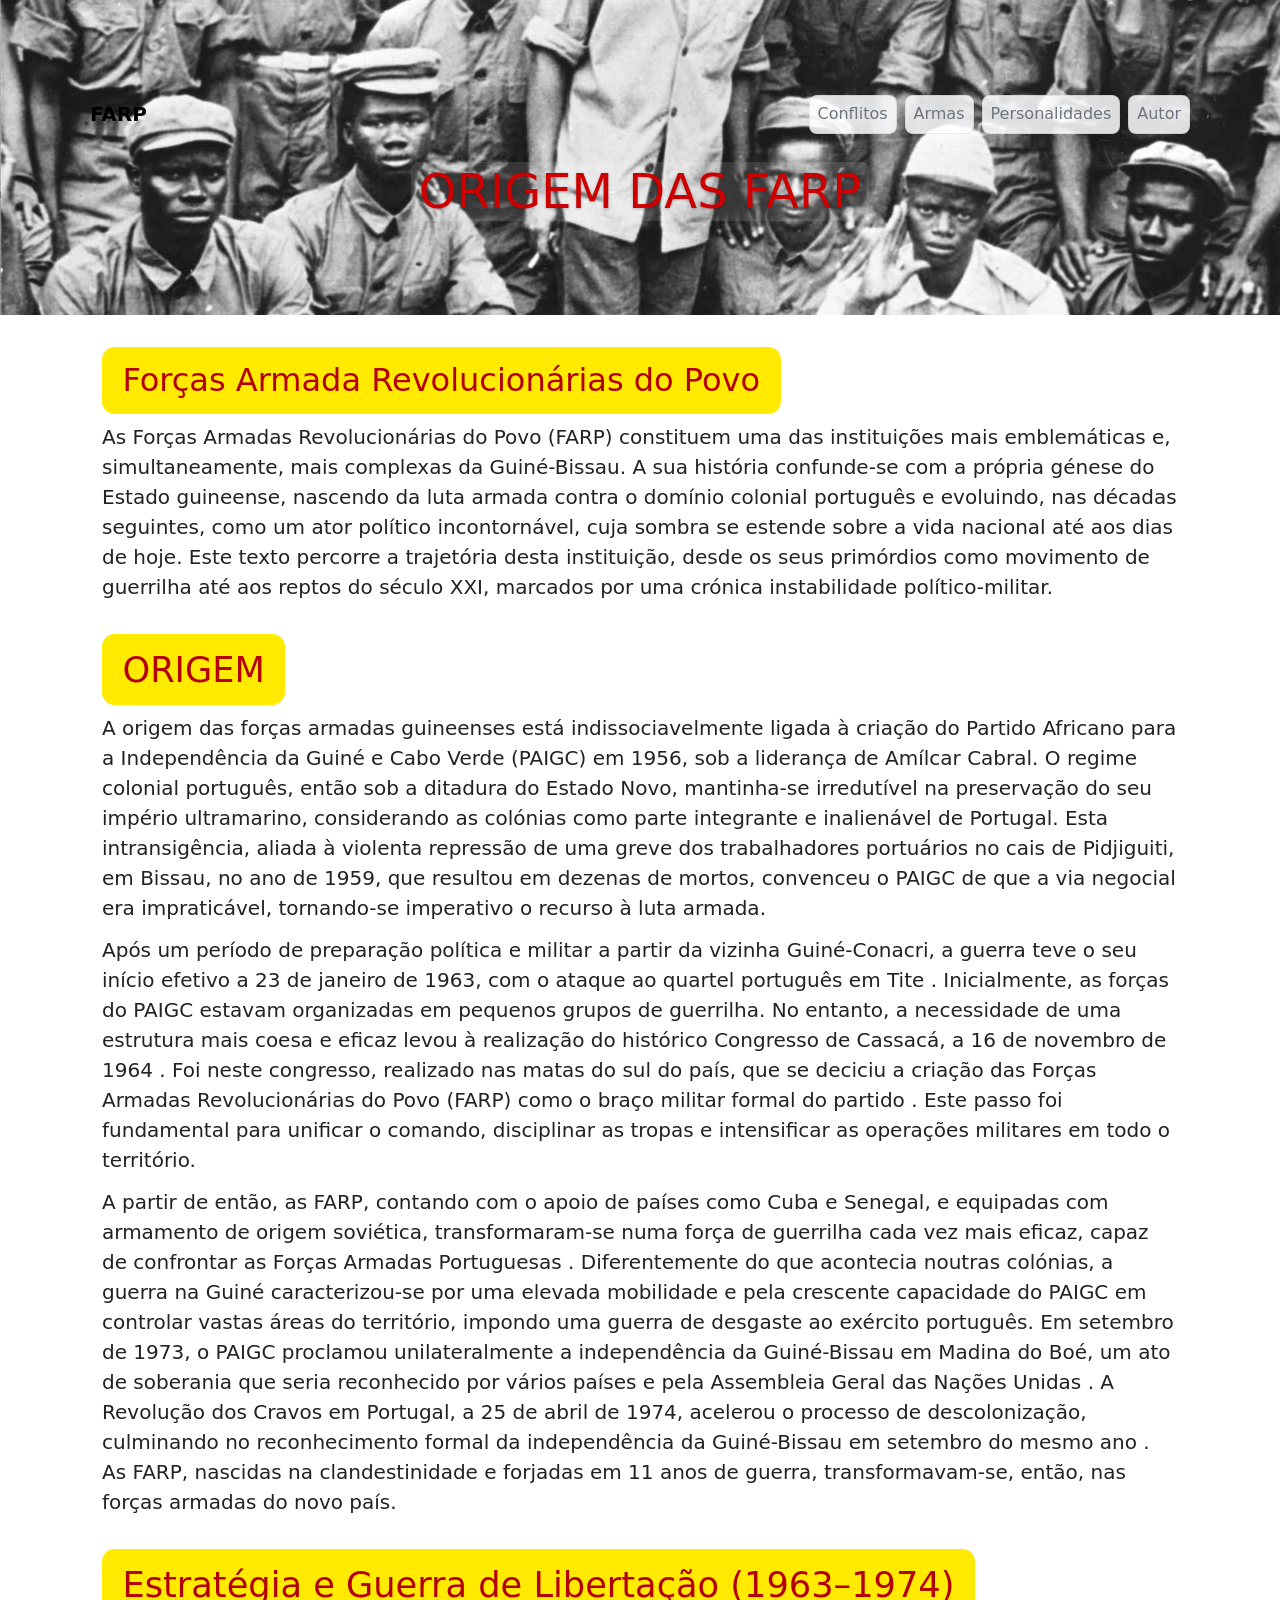
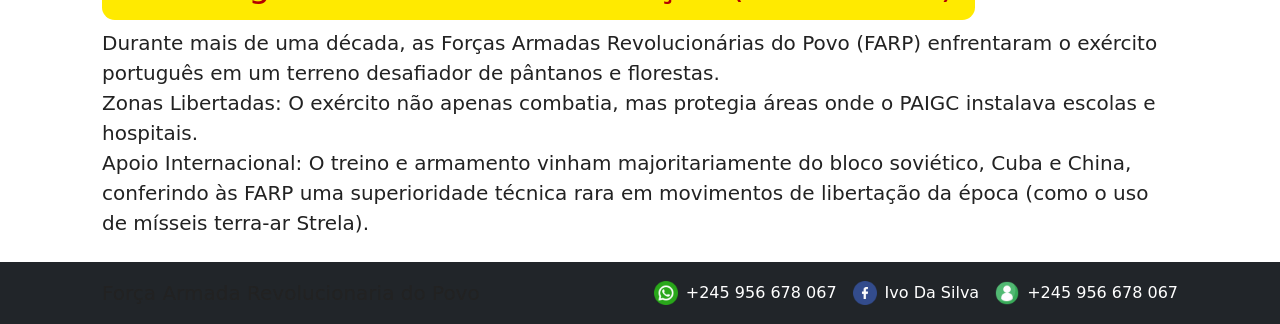
<file: index.html>
<!DOCTYPE html>
<html>
<head>
    <meta charset="utf-8">
    <meta name="viewport" content="width=device-width, initial-scale=1">
    <title>Historia da luta Armada da Guine-Bissau</title>
    <link rel="stylesheet" href="bootstrap-5.3.3-dist/css/bootstrap.min.css">
    <script src="bootstrap-5.3.3-dist/js/bootstrap.bundle.min.js" defer></script>
    <link rel="stylesheet" type="text/css" href="CSS/origem.css">
</head>
<body>
    <header class="cab bg-light py-3">
        <nav class="navbar navbar-expand-lg navbar-light container">
            <a class="navbar-brand fw-bold" href="#">FARP</a>
            <button class="navbar-toggler" type="button" data-bs-toggle="collapse" data-bs-target="#mainNav" aria-controls="mainNav" aria-expanded="false" aria-label="Toggle navigation">
                <span class="navbar-toggler-icon"></span>
            </button>

            <div class="collapse navbar-collapse" id="mainNav">
                <ul class="navbar-nav ms-auto">
                    <li class="nav-item"><a class="nav-link" href="conflito.html">Conflitos</a></li>
                    <li class="nav-item"><a class="nav-link" href="armas.html">Armas</a></li>
                    <li class="nav-item"><a class="nav-link" href="personalidades.html">Personalidades</a></li>
                    <li class="nav-item"><a class="nav-link" href="Autor.html">Autor</a></li>
                </ul>
            </div>
        </nav>

        <div class="container text-center mt-3">
            <h2 class="display-6">ORIGEM DAS FARP</h2>
        </div>
    </header>

    <main class="container my-4">
        <section class="farp mb-4">
            <h1 class="h4">Forças Armada Revolucionárias do Povo</h1>
            <p>As Forças Armadas Revolucionárias do Povo (FARP) constituem uma das instituições mais emblemáticas e, simultaneamente, mais complexas da Guiné-Bissau. A sua história confunde-se com a própria génese do Estado guineense, nascendo da luta armada contra o domínio colonial português e evoluindo, nas décadas seguintes, como um ator político incontornável, cuja sombra se estende sobre a vida nacional até aos dias de hoje. Este texto percorre a trajetória desta instituição, desde os seus primórdios como movimento de guerrilha até aos reptos do século XXI, marcados por uma crónica instabilidade político-militar.</p>
        </section>

        <section class="origem mb-4">
            <h2 class="h5">ORIGEM</h2>
            <p> A origem das forças armadas guineenses está indissociavelmente ligada à criação do Partido Africano para a Independência da Guiné e Cabo Verde (PAIGC) em 1956, sob a liderança de Amílcar Cabral. O regime colonial português, então sob a ditadura do Estado Novo, mantinha-se irredutível na preservação do seu império ultramarino, considerando as colónias como parte integrante e inalienável de Portugal. Esta intransigência, aliada à violenta repressão de uma greve dos trabalhadores portuários no cais de Pidjiguiti, em Bissau, no ano de 1959, que resultou em dezenas de mortos, convenceu o PAIGC de que a via negocial era impraticável, tornando-se imperativo o recurso à luta armada.</p>

             <p>Após um período de preparação política e militar a partir da vizinha Guiné-Conacri, a guerra teve o seu início efetivo a 23 de janeiro de 1963, com o ataque ao quartel português em Tite . Inicialmente, as forças do PAIGC estavam organizadas em pequenos grupos de guerrilha. No entanto, a necessidade de uma estrutura mais coesa e eficaz levou à realização do histórico Congresso de Cassacá, a 16 de novembro de 1964 . Foi neste congresso, realizado nas matas do sul do país, que se deciciu a criação das Forças Armadas Revolucionárias do Povo (FARP) como o braço militar formal do partido . Este passo foi fundamental para unificar o comando, disciplinar as tropas e intensificar as operações militares em todo o território.</p>

             <p>A partir de então, as FARP, contando com o apoio de países como Cuba e Senegal, e equipadas com armamento de origem soviética, transformaram-se numa força de guerrilha cada vez mais eficaz, capaz de confrontar as Forças Armadas Portuguesas . Diferentemente do que acontecia noutras colónias, a guerra na Guiné caracterizou-se por uma elevada mobilidade e pela crescente capacidade do PAIGC em controlar vastas áreas do território, impondo uma guerra de desgaste ao exército português. Em setembro de 1973, o PAIGC proclamou unilateralmente a independência da Guiné-Bissau em Madina do Boé, um ato de soberania que seria reconhecido por vários países e pela Assembleia Geral das Nações Unidas . A Revolução dos Cravos em Portugal, a 25 de abril de 1974, acelerou o processo de descolonização, culminando no reconhecimento formal da independência da Guiné-Bissau em setembro do mesmo ano . As FARP, nascidas na clandestinidade e forjadas em 11 anos de guerra, transformavam-se, então, nas forças armadas do novo país.</p>
        </section>

        <section class="egl mb-4">
            <h3 class="h6">Estratégia e Guerra de Libertação (1963–1974)</h3>
            <p> Durante mais de uma década, as Forças Armadas Revolucionárias do Povo (FARP) enfrentaram o exército português em um terreno desafiador de pântanos e florestas. <br>
            Zonas Libertadas: O exército não apenas combatia, mas protegia áreas onde o PAIGC instalava escolas e hospitais. <br>
            Apoio Internacional: O treino e armamento vinham majoritariamente do bloco soviético, Cuba e China, conferindo às FARP uma superioridade técnica rara em movimentos de libertação da época (como o uso de mísseis terra-ar Strela).</p>
        </section>
    </main>

    <footer class="bg-dark text-white py-3">
        <div class="container d-flex flex-column flex-md-row justify-content-between align-items-center gap-3">
            <p class="mb-0">Força Armada Revolucionaria do Povo</p>
            <div class="d-flex gap-3 align-items-center " >
                <a href="tel:+245956678067" class="text-white text-decoration-none d-flex align-items-center gap-2">
                    <img src="IMG/whatsapp.png" class="img-fluid" width="24" alt="whatsapp"> <span class="d-none d-sm-inline">+245 956 678 067</span>
                </a>
                <a href="#" class="text-white text-decoration-none d-flex align-items-center gap-2">
                    <img src="IMG/facebook.png" class="img-fluid" width="24" alt="facebook"> <span class="d-none d-sm-inline">Ivo Da Silva</span>
                </a>
                <a href="#" class="text-white text-decoration-none d-flex align-items-center gap-2">
                    <img src="IMG/contato.png" class="img-fluid" width="24" alt="contato"> <span class="d-none d-sm-inline">+245 956 678 067</span>
                </a>
            </div>
        </div>
    </footer>
</body>
</html>
</file>
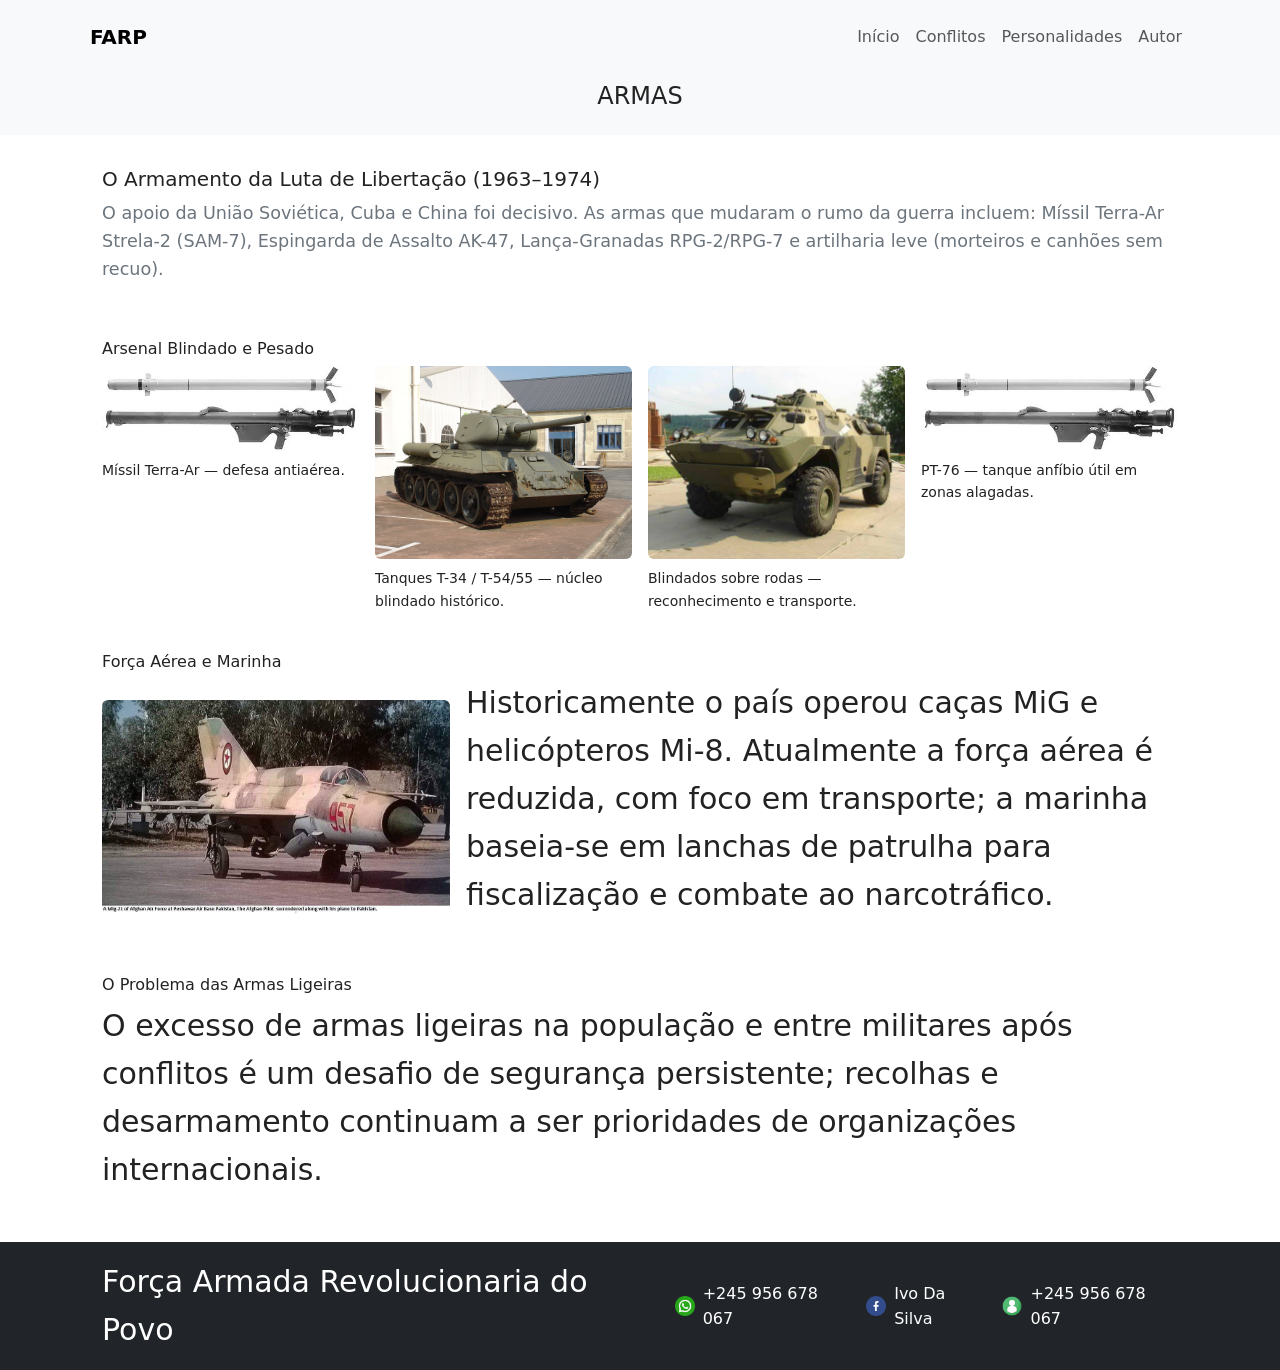
<file: armas.html>
<!DOCTYPE html>
<html>
<head>
    <meta charset="utf-8">
    <meta name="viewport" content="width=device-width, initial-scale=1">
    <title>História da luta da Arma</title>
    <link rel="stylesheet" href="bootstrap-5.3.3-dist/css/bootstrap.min.css">
    <script src="bootstrap-5.3.3-dist/js/bootstrap.bundle.min.js" defer></script>
    <link rel="stylesheet" type="text/css" href="CSS/Armas.css">
</head>
<body>
    <header class="bg-light py-2">
        <nav class="navbar navbar-expand-lg navbar-light container">
            <a class="navbar-brand fw-bold" href="index.html">FARP</a>
            <button class="navbar-toggler" type="button" data-bs-toggle="collapse" data-bs-target="#navArmas" aria-controls="navArmas" aria-expanded="false" aria-label="Toggle navigation">
                <span class="navbar-toggler-icon"></span>
            </button>

            <div class="collapse navbar-collapse" id="navArmas">
                <ul class="navbar-nav ms-auto">
                    <li class="nav-item"><a class="nav-link" href="index.html">Início</a></li>
                    <li class="nav-item"><a class="nav-link" href="conflito.html">Conflitos</a></li>
                    <li class="nav-item"><a class="nav-link" href="personalidades.html">Personalidades</a></li>
                    <li class="nav-item"><a class="nav-link" href="Autor.html">Autor</a></li>
                </ul>
            </div>
        </nav>

        <div class="container text-center py-3">
            <h2 class="h4 mb-0">ARMAS</h2>
        </div>
    </header>

    <main class="container my-4">
        <section class="mb-4">
            <h1 class="h5">O Armamento da Luta de Libertação (1963–1974)</h1>
            <p class="lead">O apoio da União Soviética, Cuba e China foi decisivo. As armas que mudaram o rumo da guerra incluem: Míssil Terra-Ar Strela-2 (SAM-7), Espingarda de Assalto AK-47, Lança-Granadas RPG-2/RPG-7 e artilharia leve (morteiros e canhões sem recuo).</p>
        </section>

        <section class="mb-4">
            <h2 class="h6">Arsenal Blindado e Pesado</h2>
            <div class="row g-3">
                <figure class="col-12 col-sm-6 col-lg-3">
                    <img src="IMG/arm.jpg" class="img-fluid rounded" alt="Míssil Terra-Ar">
                    <figcaption class="mt-2 small">Míssil Terra-Ar — defesa antiaérea.</figcaption>
                </figure>

                <figure class="col-12 col-sm-6 col-lg-3">
                    <img src="IMG/T-34.jpg" class="img-fluid rounded" alt="Tanque T-34">
                    <figcaption class="mt-2 small">Tanques T-34 / T-54/55 — núcleo blindado histórico.</figcaption>
                </figure>

                <figure class="col-12 col-sm-6 col-lg-3">
                    <img src="IMG/t 12.jpg" class="img-fluid rounded" alt="Blindado">
                    <figcaption class="mt-2 small">Blindados sobre rodas — reconhecimento e transporte.</figcaption>
                </figure>

                <figure class="col-12 col-sm-6 col-lg-3">
                    <img src="IMG/arm.jpg" class="img-fluid rounded" alt="Veículo PT-76">
                    <figcaption class="mt-2 small">PT-76 — tanque anfíbio útil em zonas alagadas.</figcaption>
                </figure>
            </div>
        </section>

        <section class="mb-4">
            <h3 class="h6">Força Aérea e Marinha</h3>
            <div class="row align-items-center g-3">
                <div class="col-12 col-md-4">
                    <img src="IMG/mig23.jpg" class="img-fluid rounded" alt="Aeronave MiG">
                </div>
                <div class="col-12 col-md-8">
                    <p>Historicamente o país operou caças MiG e helicópteros Mi-8. Atualmente a força aérea é reduzida, com foco em transporte; a marinha baseia-se em lanchas de patrulha para fiscalização e combate ao narcotráfico.</p>
                </div>
            </div>
        </section>

        <section class="mb-4">
            <h3 class="h6">O Problema das Armas Ligeiras</h3>
            <p>O excesso de armas ligeiras na população e entre militares após conflitos é um desafio de segurança persistente; recolhas e desarmamento continuam a ser prioridades de organizações internacionais.</p>
        </section>
    </main>

    <footer class="bg-dark text-white py-3">
        <div class="container d-flex flex-column flex-md-row justify-content-between align-items-center gap-3">
            <p class="mb-0">Força Armada Revolucionaria do Povo</p>
            <div class="d-flex gap-3 align-items-center">
                <a href="tel:+245956678067" class="text-white text-decoration-none d-flex align-items-center gap-2">
                    <img src="IMG/whatsapp.png" class="img-fluid" width="20" alt="whatsapp"> <span class="d-none d-sm-inline">+245 956 678 067</span>
                </a>
                <a href="#" class="text-white text-decoration-none d-flex align-items-center gap-2">
                    <img src="IMG/facebook.png" class="img-fluid" width="20" alt="facebook"> <span class="d-none d-sm-inline">Ivo Da Silva</span>
                </a>
                <a href="#" class="text-white text-decoration-none d-flex align-items-center gap-2">
                    <img src="IMG/contato.png" class="img-fluid" width="20" alt="contato"> <span class="d-none d-sm-inline">+245 956 678 067</span>
                </a>
            </div>
        </div>
    </footer>
</body>
</html>
</file>
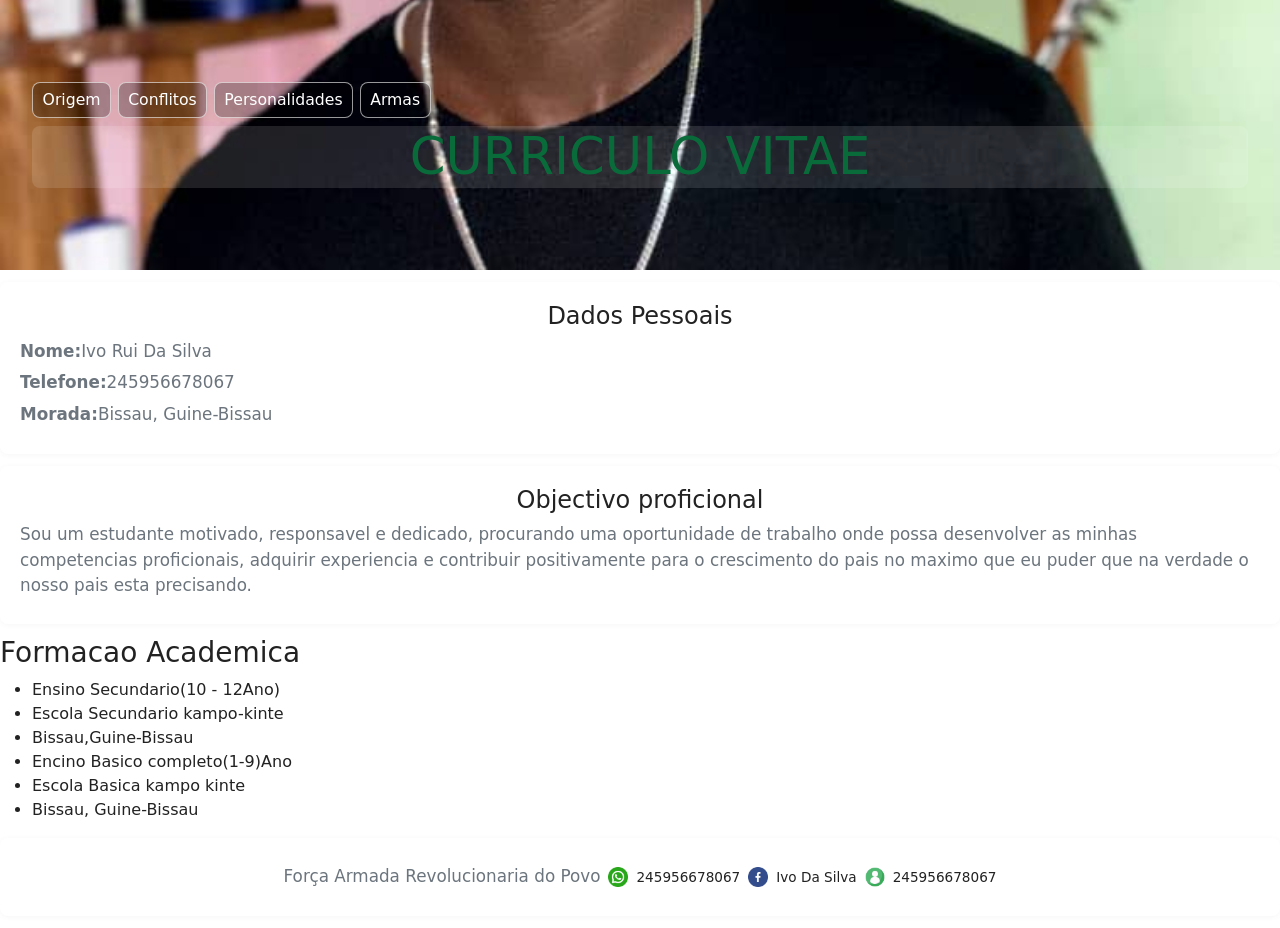
<file: Autor.html>
<!DOCTYPE html>
<html>
<head>
	<meta charset="utf-8">
	<meta name="viewport" content="width=device-width, initial-scale=1">
	<title>O meu curriculo vitae</title>
	<link rel="stylesheet" href="bootstrap-5.3.3-dist/css/bootstrap.min.css">
	<script src="bootstrap-5.3.3-dist/js/bootstrap.bundle.min.js"></script>
	<link rel="stylesheet" type="text/css" href="CSS/Autor.css">
</head>
<body>
<header class="hd">
		<nav> 
			<ul>
				<li><a href="index.html">Origem</a></li>
				<li><a href="conflito.html">Conflitos</a></li>
				<li><a href="personalidades.html">Personalidades</a></li>
				<li><a href="Armas.html">Armas</a></li>
			</ul>
		</nav>
		<h1>CURRICULO VITAE</h1>
	</header>
<section class="apl">
	<h2>Dados Pessoais</h2>
	<p><strong>Nome:</strong>Ivo Rui Da Silva</p>
	<p><strong>Telefone:</strong>245956678067</p>
	<p><strong>Morada:</strong>Bissau, Guine-Bissau</p>
</section>

<section class="plo">
	<h2>Objectivo proficional</h2>
	<p>Sou um estudante motivado, responsavel e dedicado, procurando uma oportunidade de 
	trabalho onde possa desenvolver as minhas <br> competencias proficionais, adquirir experiencia e
contribuir positivamente para o crescimento do pais no maximo que eu puder que na verdade o nosso pais esta precisando.</p>
	
</section>
<section>
	<h3>Formacao Academica</h3>
	<ul>
		<li>Ensino Secundario(10 - 12Ano)</li>
		<li>Escola Secundario kampo-kinte</li>
		<li>Bissau,Guine-Bissau</li>


		<li>Encino Basico completo(1-9)Ano</li>
		<li>Escola Basica kampo kinte</li>
		<li>Bissau, Guine-Bissau</li>
			
	</ul>
</section>
<section class="ni">
	<footer>
		<p>Força Armada Revolucionaria do Povo</p> 
		<a href=""><img src="IMG/whatsapp.png" width="20px" height="20px">245956678067</a>
		<a href=""><img src="IMG/facebook.png" width="20px" height="20px">Ivo Da Silva</a>
		<a href=""><img src="IMG/contato.png" width="20px" height="20px">245956678067</a>
	</footer>
</section>
</body>
</html>
</file>
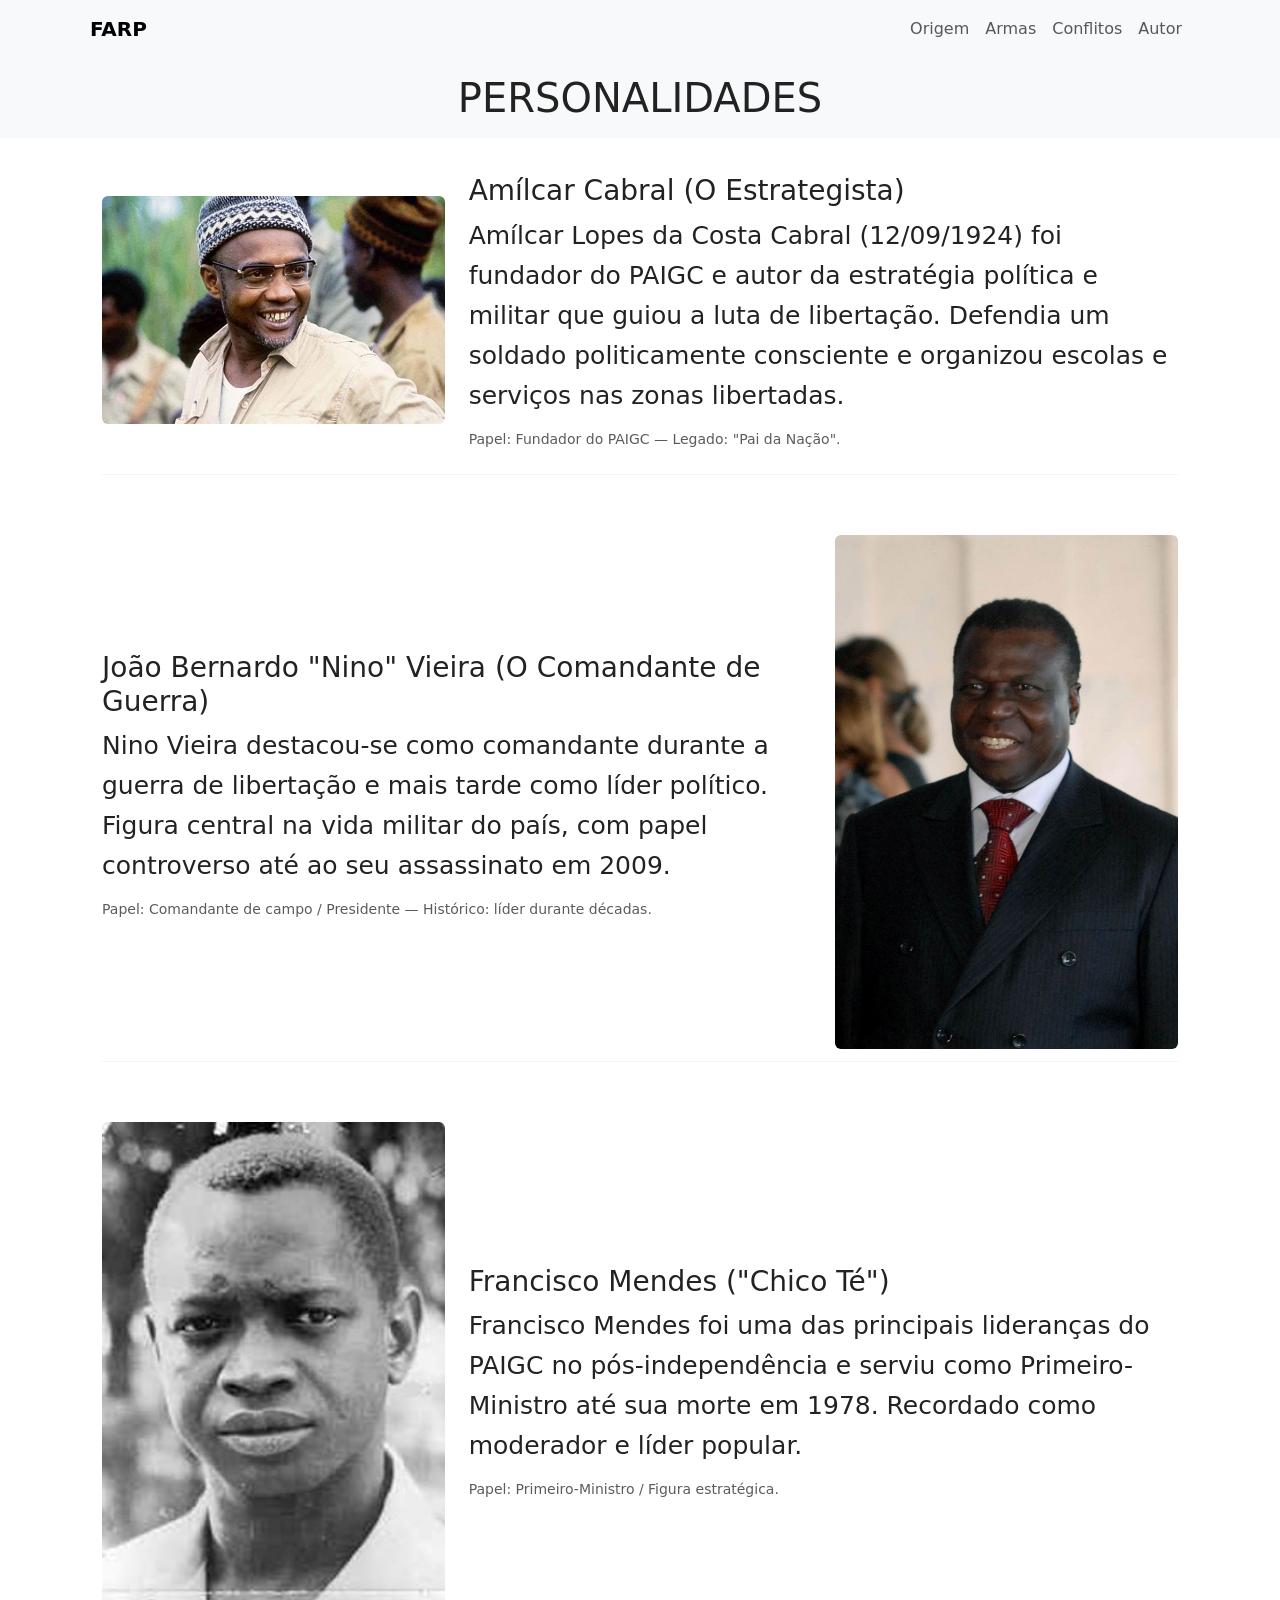
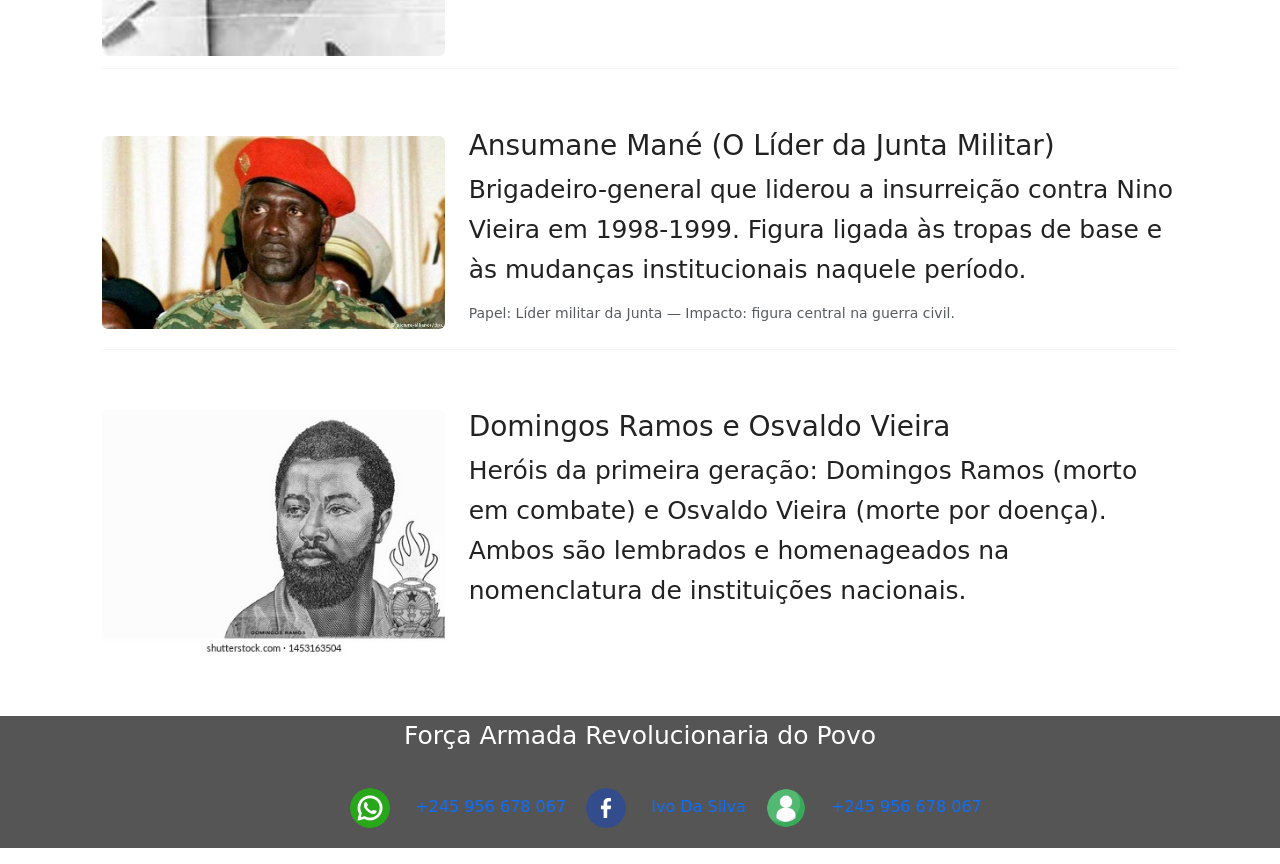
<file: personalidades.html>
<!DOCTYPE html>
<html>
<head>
    <meta charset="utf-8">
    <meta name="viewport" content="width=device-width, initial-scale=1">
    <title>Personalidades — FARP</title>
    <link rel="stylesheet" href="bootstrap-5.3.3-dist/css/bootstrap.min.css">
    <script src="bootstrap-5.3.3-dist/js/bootstrap.bundle.min.js" defer></script>
    <link rel="stylesheet" type="text/css" href="CSS/personalidades.css">
</head>
<body>
    <header class="bg-light">
        <nav class="navbar navbar-expand-lg navbar-light container">
            <a class="navbar-brand fw-bold" href="index.html">FARP</a>
            <button class="navbar-toggler" type="button" data-bs-toggle="collapse" data-bs-target="#navMain" aria-controls="navMain" aria-expanded="false" aria-label="Toggle navigation">
                <span class="navbar-toggler-icon"></span>
            </button>

            <div class="collapse navbar-collapse" id="navMain">
                <ul class="navbar-nav ms-auto">
                    <li class="nav-item"><a class="nav-link" href="index.html">Origem</a></li>
                    <li class="nav-item"><a class="nav-link" href="armas.html">Armas</a></li>
                    <li class="nav-item"><a class="nav-link" href="conflito.html">Conflitos</a></li>
                    <li class="nav-item"><a class="nav-link" href="Autor.html">Autor</a></li>
                </ul>
            </div>
        </nav>

        <div class="container text-center py-3">
            <h2 class="display-6 mb-0">PERSONALIDADES</h2>
        </div>
    </header>

    <main class="container my-4">
        <section class="mb-5">
            <div class="row g-4 align-items-center">
                <div class="col-12 col-md-4">
                    <figure>
                        <img src="IMG/am.webp" class="img-fluid rounded" alt="Amílcar Cabral">
                    </figure>
                </div>
                <div class="col-12 col-md-8">
                    <h3>Amílcar Cabral (O Estrategista)</h3>
                    <p>Amílcar Lopes da Costa Cabral (12/09/1924) foi fundador do PAIGC e autor da estratégia política e militar que guiou a luta de libertação. Defendia um soldado politicamente consciente e organizou escolas e serviços nas zonas libertadas.</p>
                    <p class="small text-muted">Papel: Fundador do PAIGC — Legado: "Pai da Nação".</p>
                </div>
            </div>
        </section>

        <section class="mb-5">
            <div class="row g-4 align-items-center">
                <div class="col-12 col-md-4 order-md-2">
                    <img src="IMG/nino.jpg" class="img-fluid rounded" alt="Nino Vieira">
                </div>
                <div class="col-12 col-md-8 order-md-1">
                    <h3>João Bernardo "Nino" Vieira (O Comandante de Guerra)</h3>
                    <p>Nino Vieira destacou-se como comandante durante a guerra de libertação e mais tarde como líder político. Figura central na vida militar do país, com papel controverso até ao seu assassinato em 2009.</p>
                    <p class="small text-muted">Papel: Comandante de campo / Presidente — Histórico: líder durante décadas.</p>
                </div>
            </div>
        </section>

        <section class="mb-5">
            <div class="row g-4 align-items-center">
                <div class="col-12 col-md-4">
                    <img src="IMG/chico te.jpg" class="img-fluid rounded" alt="Francisco Mendes">
                </div>
                <div class="col-12 col-md-8">
                    <h3>Francisco Mendes ("Chico Té")</h3>
                    <p>Francisco Mendes foi uma das principais lideranças do PAIGC no pós-independência e serviu como Primeiro-Ministro até sua morte em 1978. Recordado como moderador e líder popular.</p>
                    <p class="small text-muted">Papel: Primeiro-Ministro / Figura estratégica.</p>
                </div>
            </div>
        </section>

        <section class="mb-5">
            <div class="row g-4 align-items-center">
                <div class="col-12 col-md-4">
                    <img src="IMG/ansu.jpeg" class="img-fluid rounded" alt="Ansumane Mané">
                </div>
                <div class="col-12 col-md-8">
                    <h3>Ansumane Mané (O Líder da Junta Militar)</h3>
                    <p>Brigadeiro-general que liderou a insurreição contra Nino Vieira em 1998-1999. Figura ligada às tropas de base e às mudanças institucionais naquele período.</p>
                    <p class="small text-muted">Papel: Líder militar da Junta — Impacto: figura central na guerra civil.</p>
                </div>
            </div>
        </section>

        <section class="mb-5">
            <div class="row g-4">
                <div class="col-12 col-md-4">
                    <img src="IMG/domin.jpg" class="img-fluid rounded" alt="Domingos Ramos e Osvaldo Vieira">
                </div>
                <div class="col-12 col-md-8">
                    <h3>Domingos Ramos e Osvaldo Vieira</h3>
                    <p>Heróis da primeira geração: Domingos Ramos (morto em combate) e Osvaldo Vieira (morte por doença). Ambos são lembrados e homenageados na nomenclatura de instituições nacionais.</p>
                </div>
            </div>
        </section>
    </main>

      <footer class="rodape">
       
            <p >Força Armada Revolucionaria do Povo</p>
            <ul >
                <li> 
                <a href="tel:+245956678067">
                    <img src="IMG/whatsapp.png" alt="whatsapp"> <span class="d-none d-sm-inline">+245 956 678 067</span>
                </a>
                </li>

                 <li> 
                <a href="#">
                    <img src="IMG/facebook.png" alt="facebook"> <span class="d-none d-sm-inline">Ivo Da Silva</span>
                </a>
                </li>

                 <li>
                <a href="#" >
                    <img src="IMG/contato.png"  alt="contato"> <span class="d-none d-sm-inline">+245 956 678 067</span>
                </a>
                 </li>
            </ul>
         
        
    </footer>


</body>
</html>
</file>
<file: CSS/origem.css>
/* versão responsiva de origem.css */

/* container / root sizing */
:root{
  --max-width:1100px;
  --accent:#ffea00;
  --muted:#6c757d;
}

/* header (.cab) torna-se fluido em altura */
.cab{
  min-height: clamp(220px, 35vh, 420px);
  background-image: url(../IMG/imagem1.png);
  padding: 1rem;
  background-size: cover;
  background-position: center;
  display: flex;
  flex-direction: column;
  justify-content: center;
  gap: .75rem;
}

/* Navbar dentro do header: use flex e wrap para responsivo */
.cab nav{
  width:100%;
  display:flex;
  align-items:center;
  justify-content:space-between;
  padding:0;
  gap:.5rem;
  flex-wrap:wrap;
}
.cab nav ul{
  list-style:none;
  margin:0;
  padding:0;
  display:flex;
  gap:.5rem;
  align-items:center;
  flex-wrap:wrap;
}
.cab nav li{ margin:0; }
.cab li a{
  text-decoration:none;
  margin-left:0;
  border:1px solid rgba(0,0,0,.08);
  padding:.4rem .8rem;
  color:var(--muted);
  background: rgba(255,255,255,.85);
  border-radius: .5rem;
  font-size: clamp(.85rem, 2.2vw, 1rem);
}

/* título do header: usa clamp para ajustar tamanhos */
.cab h2{
  margin:0;
  text-align:center;
  color: #c00;
  font-size: clamp(1.25rem, 6vw, 3rem);
  line-height:1.05;
  text-shadow: 0 1px 3px rgba(0,0,0,.25);
  padding: .25rem .5rem;
  background: rgba(255,255,255,.12);
  display:inline-block;
  border-radius:.5rem;
}

/* Seções e títulos - estilos fluidos */
.origem h2,
.egl h3,
.farp h1{
  font-size: clamp(1rem, 3.2vw, 2.2rem);
  margin:.5rem 0;
  color:#b30000;
  background: var(--accent);
  padding: clamp(.4rem, 1.2vw, .9rem) clamp(.6rem, 1.6vw, 1.5rem);
  border-radius: clamp(.5rem, 1vw, 2rem);
  display:inline-block;
  border: none;
}

/* ajustes específicos para .farp (reduz margens fixas) */
.farp h1{
  text-align:center;
  margin: .5rem auto;
  max-width: min(95%, var(--max-width));
  font-size: clamp(1.05rem, 3.2vw, 2rem);
}

/* .pe (botões/caixas) torna-se fluido */
.pe{
  background: var(--accent);
  padding: clamp(.6rem, 2.5vw, 2.2rem);
  text-align:center;
  border-radius:.75rem;
  display:flex;
  flex-wrap:wrap;
  gap:.5rem;
  align-items:center;
  justify-content:center;
}
.pe a{
  border:1px solid rgba(0,0,0,.12);
  padding: .45rem .9rem;
  text-decoration:none;
  border-radius:30px;
  background: rgba(0,0,0,0.08);
  box-shadow: 0 3px 6px rgba(0,0,0,.08);
  color:inherit;
  font-size: clamp(.85rem, 2vw, 1rem);
}
.pe img{
  margin-bottom:0;
  width:auto;
  height:auto;
  max-height:32px;
}

/* texto padrão e parágrafos fluídos */
p{
  font-size: clamp(.95rem, 1.9vw, 1.25rem);
  margin-bottom:.75rem;
  color:#222;
  word-wrap:break-word;
}

/* geral: limite max-width para alinhar layout */
.container, .main-container {
  max-width: var(--max-width);
  margin-left:auto;
  margin-right:auto;
  padding-left: .75rem;
  padding-right: .75rem;
  box-sizing: border-box;
}

/* pequenos ajustes para telas muito pequenas */
@media (max-width:576px){
  .cab{
    padding:.75rem;
    min-height: 160px;
    align-items:flex-start;
  }
  .cab nav{
    gap:.35rem;
  }
  .cab li a{
    padding:.35rem .5rem;
    font-size:.95rem;
  }
  .cab h2{ font-size: clamp(1rem, 8vw, 1.6rem); }
  .pe{ padding:.5rem .6rem; }
  .pe img{ max-height:22px; }
  .farp h1{ margin: .5rem 0; }
}

/* ajustes intermédios para tablets */
@media (min-width:577px) and (max-width:992px){
  .cab h2{ font-size: clamp(1.2rem, 5.5vw, 2.4rem); }
  .pe img{ max-height:28px; }
}

/* foco acessível */
a:focus, button:focus { outline: 3px solid rgba(13,110,253,.18); outline-offset: 2px; }

/* fim da versão responsiva */
</file>
<file: CSS/Armas.css>
.dez{
 background-image: url(../IMG/arm.jpg);
 height: 300px;
 background-size: cover;
 background-position: center;
}

.dez nav ul{ 	
	text-align: right;
}

.dez li a{
	text-decoration: none ;  
	margin-left: 8px; 
	border:1px solid black;
	padding: 10px;
	color: black;
	
}

 .dez nav li{
 	display: inline; 
 	list-style: none;
 	text-align: right;
 	margin-right: 5px;
 }

.dez h2{
 	margin-top: 90px;
    text-align: center; 	
    color:red;
    font-size: 100px;
 }

 .le h1{
   text-align: center;
   font-size: 50px;
 }

 .le h1{
border: 1px solid black;
 	border-radius: 30px;
 	background:yellow ;
 	padding: 10px 20px;
 	text-align:center;
 	margin: 2px 110px;

 }

 .du h2{
border: 1px solid black;
 	border-radius: 30px;
 	background:yellow;
 	padding: 10px 20px;
 	text-align:left;
 	margin: 2px 110px;
  }

  p{
	font-size: 30px;
}

.li h3{
	font-size: 34px;
	background: yellow;
	border: 1px solid black;
	border-radius: 30px;
	padding: 15px 20px;
	text-align: left;
}


.ka a{
	border: 1px solid black;
	padding: 15px 25px;
	text-decoration: none;
	border-radius: 30px;
	background: rgba(0, 0, 0, 0.2);
	box-shadow: 0px 5px 4px black;
	margin-left: 8px;
	background: yellow;

}

.ka{
	background: yellow;
	padding: 25px 20px;
	text-align: center;
}

.ka img{
	margin-bottom: -5px;

}

/* Armas.css — estilos responsivos */
:root { --max-width:1100px; --muted:#6c757d; }

body {
  font-family: system-ui, -apple-system, "Segoe UI", Roboto, Arial, sans-serif;
  color:#222;
  line-height:1.6;
  -webkit-font-smoothing:antialiased;
}

.container { max-width:var(--max-width); }

/* headings */
h1,h2,h3 { line-height:1.2; }
.lead { font-size:clamp(.95rem,1.8vw,1.1rem); color:var(--muted); }

/* figures */
figure { margin:0; }
figure img { width:100%; height:auto; display:block; object-fit:cover; }

/* spacing */
main section { padding-top:.5rem; padding-bottom:.5rem; }

/* footer */
footer img { width:20px; height:auto; }
footer a { color:#fff; }

/* mobile adjustments */
@media (max-width:576px) {
  .container { padding-left:.75rem; padding-right:.75rem; }
  .lead { font-size:.98rem; }
  header h2 { font-size:1.1rem; }
  .d-none.d-sm-inline { display:none !important; } /* hide long spans on xs */
}

/* focus outlines for accessibility */
a:focus, button:focus { outline:3px solid rgba(13,110,253,.16); outline-offset:2px; }
</file>
<file: CSS/Autor.css>
:root{
  --max-width:1100px;
  --accent:#ffea00;
  --muted:#6c757d;
  --bg-contrast: rgba(255,255,255,0.85);
}

/* Reset / layout */
*{box-sizing:border-box}
body{font-family:system-ui, -apple-system, "Segoe UI", Roboto, Arial, sans-serif; color:#222; line-height:1.5}
.container{max-width:var(--max-width); margin:0 auto; padding:0 .75rem}

/* Header (.hd) responsivo */
.hd{
  min-height: clamp(160px, 30vh, 420px);
  background-image: url(../IMG/cur.jpg);
  background-size: cover;
  background-position: center;
  display:flex;
  flex-direction:column;
  justify-content:center;
  gap:.5rem;
  padding: clamp(.75rem, 2.5vw, 2rem);
}

/* Navbar dentro do header */
.hd nav{width:100%; display:flex; align-items:center; justify-content:space-between; gap:.5rem; flex-wrap:wrap}
.hd nav ul{list-style:none; margin:0; padding:0; display:flex; gap:.4rem; flex-wrap:wrap; align-items:center}
.hd nav li{margin:0}
.hd li a{
  text-decoration:none;
  padding:.35rem .6rem;
  border-radius:.5rem;
  border:1px solid rgba(255,255,255,.6);
  color:#fff;
  background: rgba(0,0,0,.25);
  font-size: clamp(.8rem, 2vw, .98rem);
  display:inline-block;
}

/* Título header responsivo */
.hd h1{
  margin:0;
  text-align:center;
  color: #0a6b3a;
  font-size: clamp(1.4rem, 6vw, 3.2rem);
  line-height:1.05;
  padding:.25rem .5rem;
  background: rgba(255,255,255,.12);
  border-radius:.5rem;
}

/* Seções do currículo */
.apl, .plo, .ni{
  background: #fff;
  padding: clamp(.75rem, 2vw, 1.25rem);
  border-radius:.5rem;
  margin: .75rem 0;
  box-shadow: 0 1px 6px rgba(0,0,0,.04);
}

/* Tipografia */
.apl h2, .plo h2 { text-align:center; font-size: clamp(1rem, 3.5vw, 1.5rem); margin:0 0 .5rem 0 }
.apl p, .plo p, .ni p { margin: .4rem 0; font-size: clamp(.92rem, 1.8vw, 1.05rem); color:var(--muted) }

/* botões/links */
.do a{
  display:inline-block;
  border:1px solid rgba(0,0,0,.12);
  padding:.55rem .9rem;
  text-decoration:none;
  border-radius:.5rem;
  background:var(--bg-contrast);
  color:inherit;
  font-size: clamp(.85rem, 1.8vw, 1rem);
}

/* footer (.ni) */
.ni footer{
  display:flex;
  flex-direction:column;
  gap:.5rem;
  align-items:center;
  justify-content:center;
}
.ni footer a{ color:inherit; text-decoration:none; display:inline-flex; gap:.5rem; align-items:center; font-size:clamp(.85rem,.9vw,1rem) }
.ni footer img{ width:20px; height:auto }

/* Layout grid para telas maiores */
@media(min-width:768px){
  .apl, .plo{ display:block }
  main .row { display:flex; gap:1rem; align-items:flex-start }
  .card-aside{flex:0 0 30%}
  .card-main{flex:1}
  .ni footer{flex-direction:row}
}

/* Ajustes para telas muito pequenas */
@media(max-width:420px){
  .hd nav ul{gap:.3rem}
  .hd li a{padding:.3rem .45rem; font-size:.85rem}
  .hd h1{font-size: clamp(1.25rem, 9vw, 1.8rem)}
  .container{padding:0 .5rem}
  .ni footer a{font-size:.9rem}
}

/* foco acessível */
a:focus, button:focus { outline: 3px solid rgba(13,110,253,.18); outline-offset:2px }
</file>
<file: CSS/personalidades.css>
:root { --max-width:1100px; --muted:#6c757d; }

body{
  font-family: system-ui, -apple-system, "Segoe UI", Roboto, Arial, sans-serif;
  color:#222;
  line-height:1.6;
  -webkit-font-smoothing:antialiased;
}

.container{ max-width:var(--max-width); }

h2.display-6, h3 { margin-bottom:.5rem; }
p { margin-bottom:.75rem; }

img.img-fluid{
  width:100%;
  height:auto;
  object-fit:cover;
  border-radius:.25rem;
}

/* layout spacing */
main section { padding-top:.75rem; padding-bottom:.75rem; border-bottom:1px solid rgba(0,0,0,.04); }
main section:last-child { border-bottom:0; }

/* small screens adjustments */
@media (max-width:576px){
  .container{ padding-left:.6rem; padding-right:.6rem; }
  h3 { font-size:1.05rem; }
  .d-none.d-sm-inline { display:none !important; }
}

/* accessibility focus */
a:focus, button:focus { outline:3px solid rgba(13,110,253,.14); outline-offset:2px; }

.hd{
	height:400px ;
	background-image:url(../IMG/);
	padding-top: 8px;
	background-size: cover;
	background-position: center;

}

.hd nav ul{ 	
	text-align: right;
}

.hd li a{
	text-decoration: none ;  
	margin-left: 8px; 
	border:1px solid white;
	padding: 10px;
	color: blue;
   }

	 .hd nav li{
 	display: inline; 
 	list-style: none;
 	text-align: right;
 	margin-right: 5px;
 }

 .hd h2{
 	margin-top: 90px;
    text-align: center; 	
    color:red;
    font-size: 100px;
 }

 p{
	font-size: 25px;
}

.hd a{
	border: 1px solid black;
	padding: 15px 25px;
	text-decoration: none;
	border-radius: 30px;
	background: rgba(0, 0, 0, 0.2);
	box-shadow: 0px 5px 4px black;
	margin-left: 8px;
}

.do{
	background: yellow;
	padding: 10px 15px;
	clear: both;
	margin-top: 15px;
	text-align: center;

}

.cab img{
	float: left;
	margin-top: 20px;
	margin-right: 15px;
}


.ty img{
	float: left;
	margin-top: 20px;
	margin-right: 15px;
	height: 250px;
	width:300px ;
}

.na img{
	float: left;
	margin-top: 20px;
	margin-right: 15px;
	height: 250px;
	width:300px;
}

.dmg{
	clear: both;
	margin-top: 20px;
}

.ma img{
	float: left;
	margin-top: 20px;
	margin-right: 15px;
	height: 250px;
	width:300px;
}

.dmg img{
	float: left;
	margin-top: 20px;
	margin-right: 15px;
	height: 250px;
	width:300px;
}

.rodape{
	background-color:#555 ;
}
.rodape p{
	text-align: center;
	color: white;
}
.rodape ul{
	display: flex;
	justify-content: center;
	

}


.rodape ul li{list-style:none; 
} 
.rodape ul li a{
	text-decoration: none;
}
.rodape ul li a img { 
width:40px;
margin: 20px;
border-radius: 50%;

 }

.rodape ul li a img:hover{
	border: 2px solid white;
	transform: scale(1.3);
}
</file>
